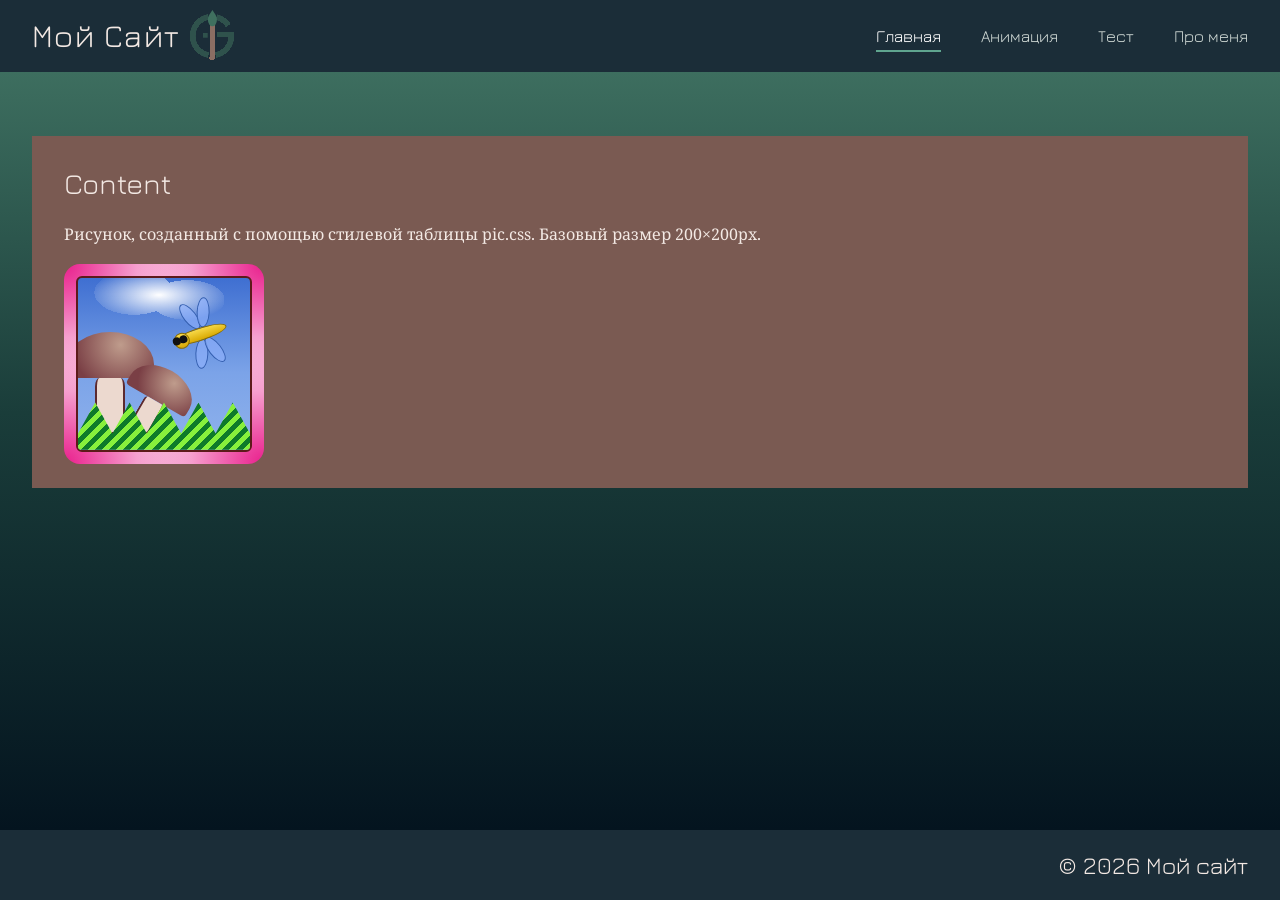
<file: index.html>
<!DOCTYPE html>
<html lang="ru">
<head>
<meta charset="UTF-8">
<meta name="viewport" content="width=device-width, initial-scale=1.0">
<title>Мой сайт</title>
<link rel="preconnect" href="https://fonts.googleapis.com">
<link rel="stylesheet" href="https://fonts.googleapis.com/css2?family=Jura:wght@400;600&family=Noto+Serif&display=swap">
<link rel="stylesheet" href="style.css">
<link rel="stylesheet" href="css/pic.css">
</head>
<body>

<header class="site-header">
  <a class="brand" href="index.html">Мой Сайт<span class="logo" aria-hidden="true"></span></a>
  <nav aria-label="Основное меню">
    <ul>
      <li><a href="index.html" class="active">Главная</a></li>
      <li><a href="anim.html">Анимация</a></li>
      <li><a href="quiz.html">Тест</a></li>
      <li><a href="about.html">Про меня</a></li>
    </ul>
  </nav>
</header>

<main>
  <div class="content">
    <h1>Content</h1>
    <p>Рисунок, созданный с помощью стилевой таблицы pic.css. Базовый размер 200×200px.</p>

    <div class="pic-frame">
      <div class="pic-canvas">
        <div class="cloud"></div>
		    <div class="ground"></div>
        <div class="hills"></div>

        <div class="mushroom big">
          <div class="cap"></div>
          <div class="stem"></div>
        </div>

        <div class="mushroom small">
          <div class="cap"></div>
          <div class="stem"></div>
        </div>

        <div class="dragonfly">
          <div class="wing w1"></div>
          <div class="wing w2"></div>
          <div class="wing w3"></div>
          <div class="wing w4"></div>

		  <div class="body"></div>
<div class="head"></div>
          <div class="eye e1"></div>
          <div class="eye e2"></div>
        </div>
      </div>
    </div>



  </div>


</main>

<footer>
  &copy; 2026 Мой сайт
</footer>

</body>
</html>
</file>
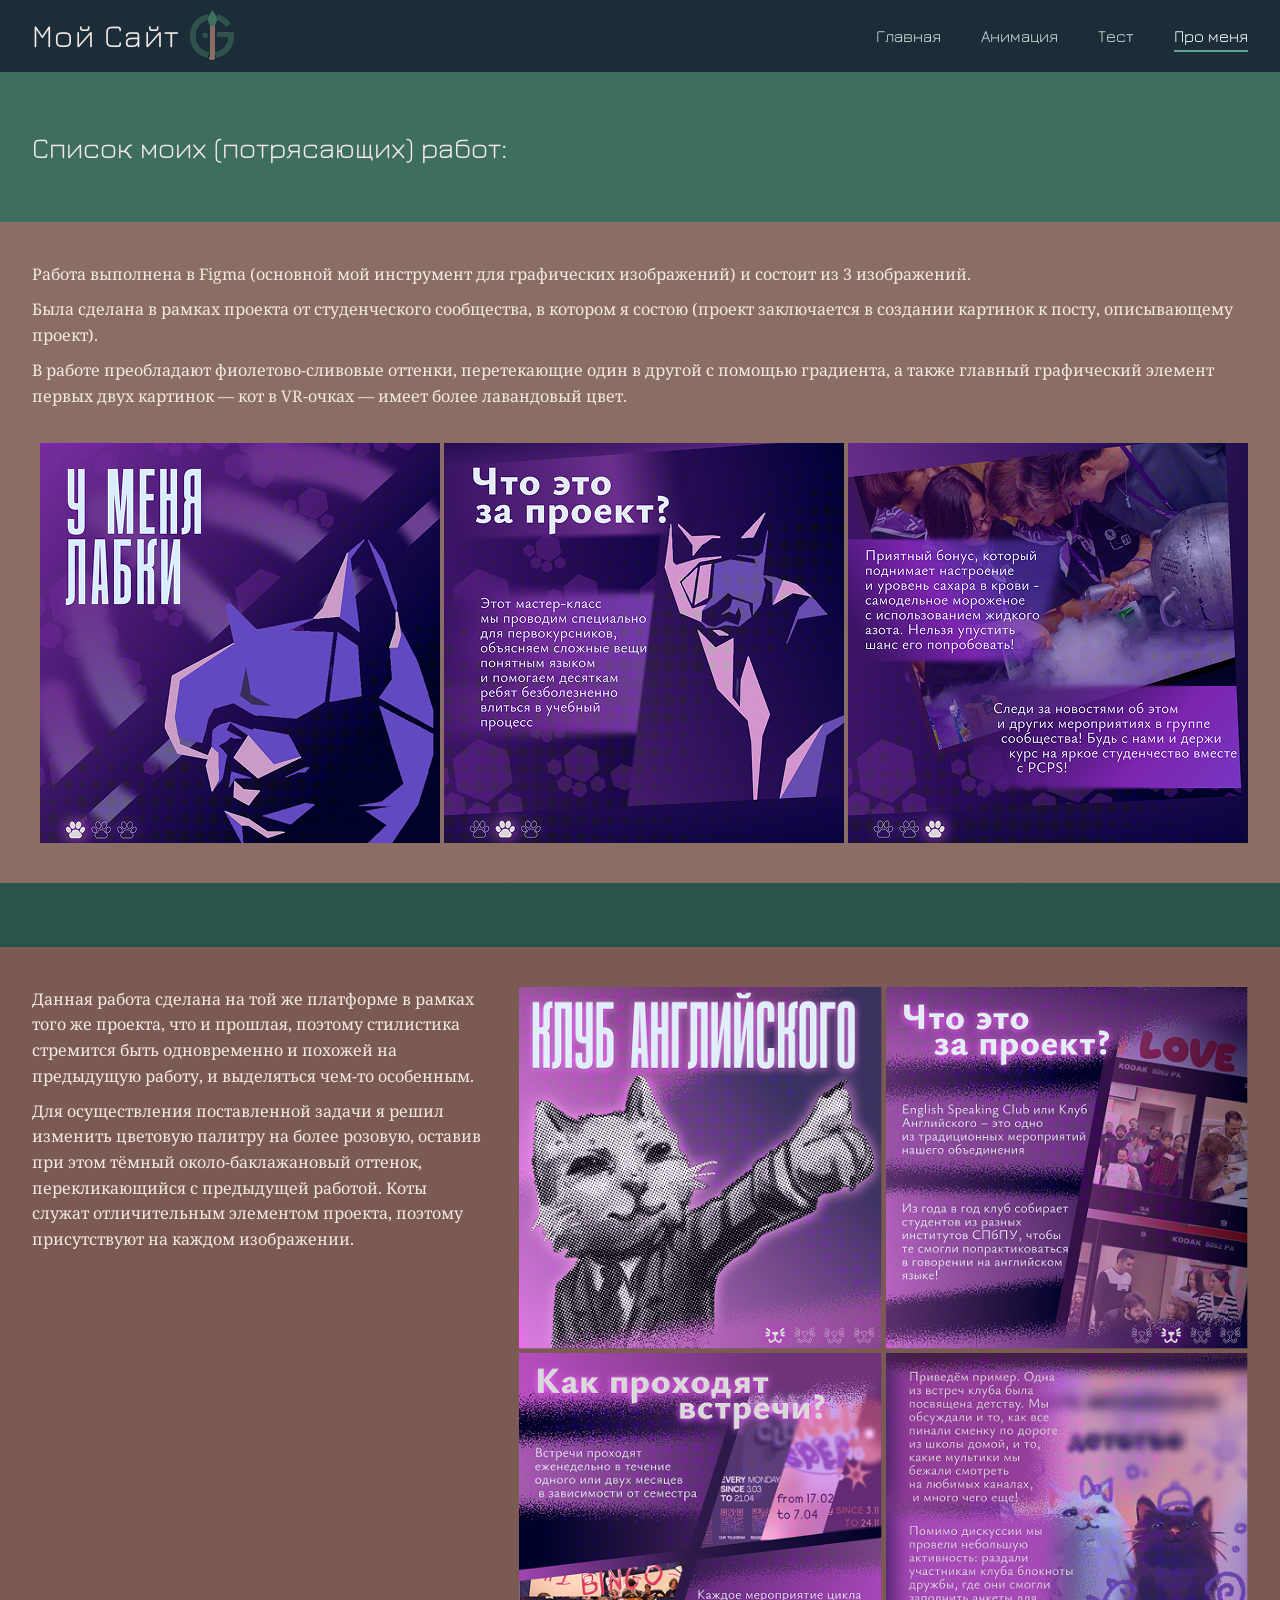
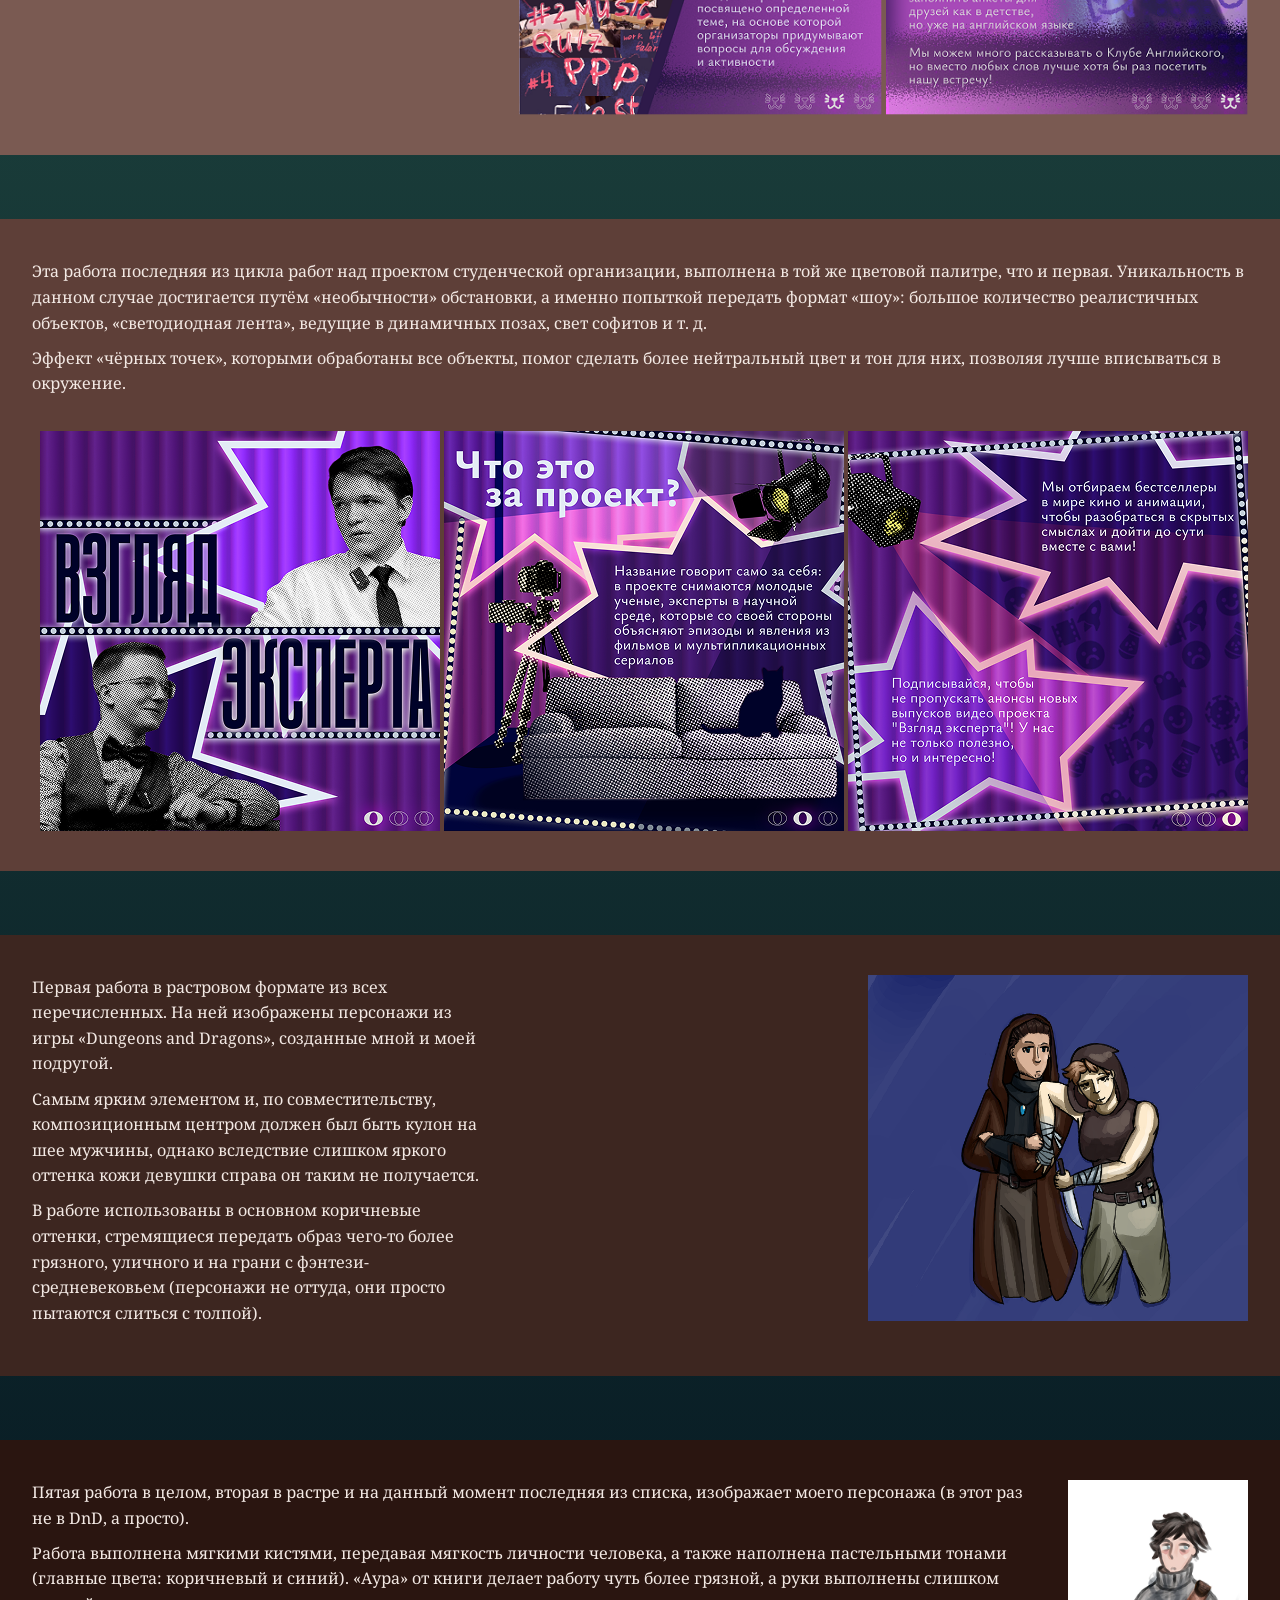
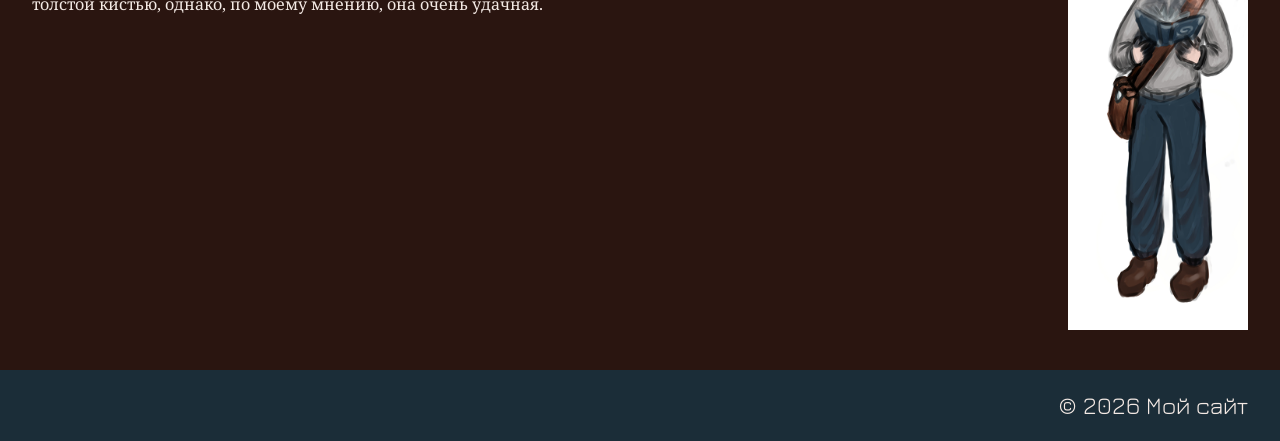
<file: about.html>
<!DOCTYPE html>
<html lang="ru">
<head>
<meta charset="UTF-8">
<meta name="viewport" content="width=device-width, initial-scale=1.0">
<title>Про меня — Мой сайт</title>
<link rel="preconnect" href="https://fonts.googleapis.com">
<link rel="stylesheet" href="https://fonts.googleapis.com/css2?family=Jura:wght@400;600&family=Noto+Serif&display=swap">
<link rel="stylesheet" href="style.css">
</head>
<body>

<header class="site-header">
  <a class="brand" href="index.html">Мой Сайт<span class="logo" aria-hidden="true"></span></a>
  <nav aria-label="Основное меню">
    <ul>
      <li><a href="index.html">Главная</a></li>
      <li><a href="anim.html">Анимация</a></li>
      <li><a href="quiz.html">Тест</a></li>
      <li><a href="about.html" class="active">Про меня</a></li>
    </ul>
  </nav>
</header>

<main>
  <section class="hero">
    <h1>Список моих (потрясающих) работ:</h1>
  </section>

  <article class="work work--top">
    <h2 class="visually-hidden">Работа 1</h2>
    <div class="work__text">
      <p>Работа выполнена в Figma (основной мой инструмент для графических изображений) и состоит из 3 изображений.</p>
      <p>Была сделана в рамках проекта от студенческого сообщества, в котором я состою (проект заключается в создании картинок к посту, описывающему проект).</p>
      <p>В работе преобладают фиолетово-сливовые оттенки, перетекающие один в другой с помощью градиента, а также главный графический элемент первых двух картинок — кот в VR-очках — имеет более лавандовый цвет.</p>
    </div>
    <div class="work__media">
      <img src="img/work1-1.png" alt="Кот в VR-очках, надпись «У меня лабки»" width="400" height="400">
      <img src="img/work1-2.png" alt="Слайд «Что это за проект?» с котом" width="400" height="400">
      <img src="img/work1-3.png" alt="Слайд с фото мастер-класса и жидким азотом" width="400" height="400">
    </div>
  </article>

  <article class="work work--side work--grid">
    <h2 class="visually-hidden">Работа 2</h2>
    <div class="work__text">
      <p>Данная работа сделана на той же платформе в рамках того же проекта, что и прошлая, поэтому стилистика стремится быть одновременно и похожей на предыдущую работу, и выделяться чем-то особенным.</p>
      <p>Для осуществления поставленной задачи я решил изменить цветовую палитру на более розовую, оставив при этом тёмный около-баклажановый оттенок, перекликающийся с предыдущей работой. Коты служат отличительным элементом проекта, поэтому присутствуют на каждом изображении.</p>
    </div>
    <div class="work__media">
      <img src="img/work2-1.png" alt="Кот и надпись «Клуб английского»" width="400" height="400">
      <img src="img/work2-2.png" alt="Слайд «Что это за проект?» про English Speaking Club" width="400" height="400">
      <img src="img/work2-3.png" alt="Слайд «Как проходят встречи?»" width="400" height="400">
      <img src="img/work2-4.png" alt="Слайд про тематические встречи клуба с котами" width="400" height="400">
    </div>
  </article>

  <article class="work work--top">
    <h2 class="visually-hidden">Работа 3</h2>
    <div class="work__text">
      <p>Эта работа последняя из цикла работ над проектом студенческой организации, выполнена в той же цветовой палитре, что и первая. Уникальность в данном случае достигается путём «необычности» обстановки, а именно попыткой передать формат «шоу»: большое количество реалистичных объектов, «светодиодная лента», ведущие в динамичных позах, свет софитов и т. д.</p>
      <p>Эффект «чёрных точек», которыми обработаны все объекты, помог сделать более нейтральный цвет и тон для них, позволяя лучше вписываться в окружение.</p>
    </div>
    <div class="work__media">
      <img src="img/work3-1.png" alt="Слайд «Взгляд эксперта» с тремя ведущими" width="400" height="400">
      <img src="img/work3-2.png" alt="Слайд «Что это за проект?» с диваном и софитами" width="400" height="400">
      <img src="img/work3-3.png" alt="Слайд с призывом подписаться на проект" width="400" height="400">
    </div>
  </article>

  <article class="work work--side work--single">
    <h2 class="visually-hidden">Работа 4</h2>
    <div class="work__text">
      <p>Первая работа в растровом формате из всех перечисленных. На ней изображены персонажи из игры «Dungeons and Dragons», созданные мной и моей подругой.</p>
      <p>Самым ярким элементом и, по совместительству, композиционным центром должен был быть кулон на шее мужчины, однако вследствие слишком яркого оттенка кожи девушки справа он таким не получается.</p>
      <p>В работе использованы в основном коричневые оттенки, стремящиеся передать образ чего-то более грязного, уличного и на грани с фэнтези-средневековьем (персонажи не оттуда, они просто пытаются слиться с толпой).</p>
    </div>
    <figure class="work__media" style="margin:0">
      <img src="img/work4.png" alt="Двое персонажей D&D на синем фоне" width="400" height="367">
    </figure>
  </article>

  <article class="work work--side work--single work--small">
    <h2 class="visually-hidden">Работа 5</h2>
    <div class="work__text">
      <p>Пятая работа в целом, вторая в растре и на данный момент последняя из списка, изображает моего персонажа (в этот раз не в DnD, а просто).</p>
      <p>Работа выполнена мягкими кистями, передавая мягкость личности человека, а также наполнена пастельными тонами (главные цвета: коричневый и синий). «Аура» от книги делает работу чуть более грязной, а руки выполнены слишком толстой кистью, однако, по моему мнению, она очень удачная.</p>
    </div>
    <figure class="work__media" style="margin:0">
      <img src="img/work5.png" alt="Персонаж с книгой в серой водолазке" width="180" height="270">
    </figure>
  </article>
</main>

<footer>
  &copy; 2026 Мой сайт
</footer>

</body>
</html>
</file>
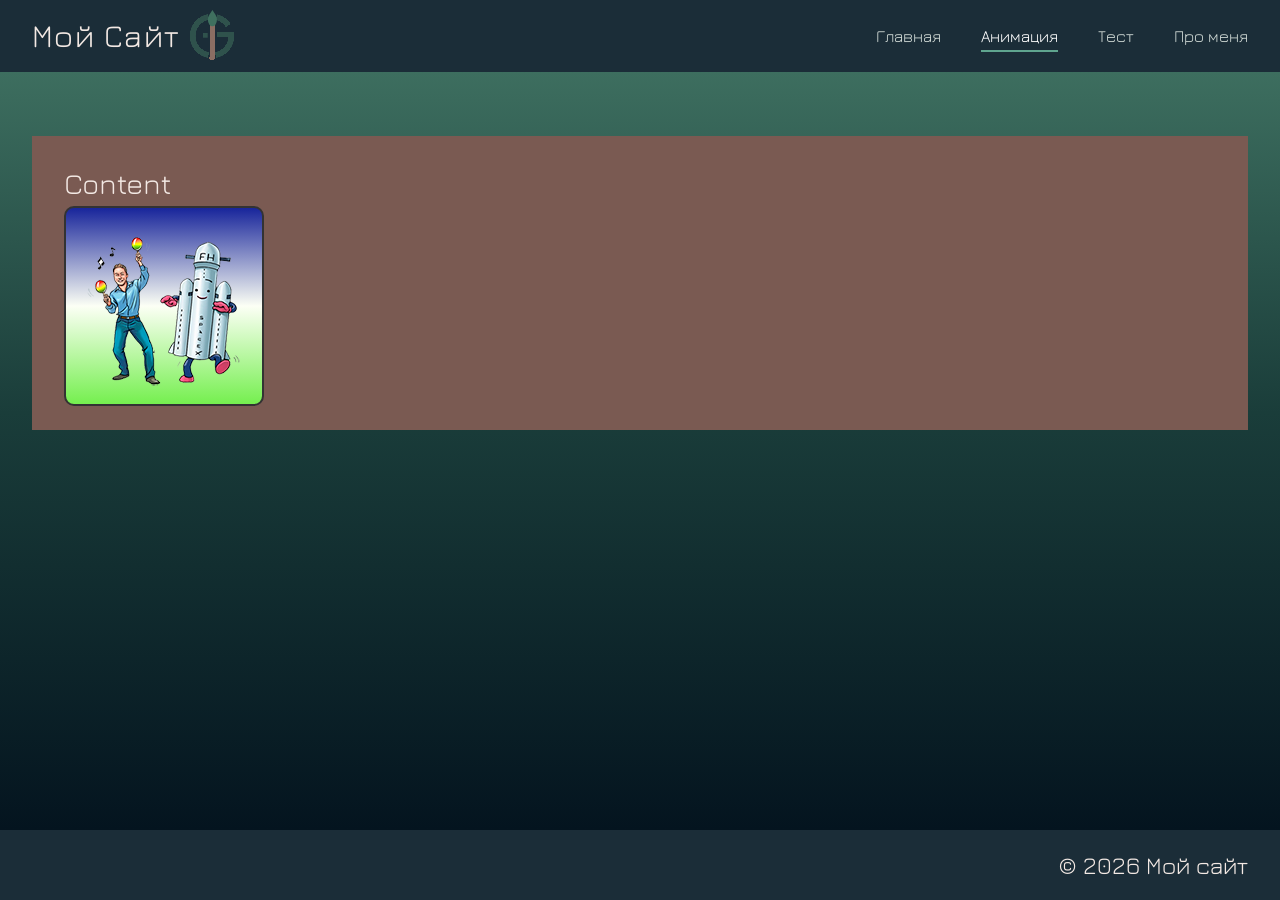
<file: anim.html>
<!DOCTYPE html>
<html lang="ru">
<head>
<meta charset="UTF-8">
<meta name="viewport" content="width=device-width, initial-scale=1.0">
<title>Анимация — Мой сайт</title>
<link rel="preconnect" href="https://fonts.googleapis.com">
<link rel="stylesheet" href="https://fonts.googleapis.com/css2?family=Jura:wght@400;600&family=Noto+Serif&display=swap">
<link rel="stylesheet" href="style.css">
 <style>
      .animation-container {

        width: 200px;
        height: 200px;
        display: flex;
        justify-content: center;
        align-items: center;
        position: relative;
        overflow: hidden;
        cursor: pointer;
        background: linear-gradient(180deg, #18259b 0%, #fcfff5 50%, #75ef4f 100%);
        border: 2px solid #333;
        border-radius: 10px;
        transform:scale(1)
      }


      .animation-container img {
        position: absolute;
        max-width: 90%;
        max-height: 90%;
        transition: opacity 0.3s ease;
      }

      .img-musk, .img-rocket, .img-musk-WO-finger, .img-finger {
        opacity: 0;
        pointer-events: none;
      }

    .img-initial{

        margin-right: 40%;
        margin-bottom: -20px;
        animation: startshake 1s ease-in-out infinite;
    }
    .img-initialrock{
        margin-left:40%;
        margin-bottom: -20px;
        animation: startjump 1s ease-in-out infinite;
    }

    .img-finger{
       margin-right: 132px;
       margin-top: 35px;
   }

      .animation-container:hover .img-initial { opacity: 0; }
        .animation-container:hover .img-initialrock { opacity: 0; }



.img-rocket{
        width: 60px; height: 70px;
        margin-bottom: 50px;
        margin-right: 80px;
}
.img-musk{
     transform: scale(0.7);
}
.animation-container:hover .img-rocket,
      .animation-container:hover .img-musk
 {
        opacity: 1;
        pointer-events: auto;
      }

     .img-rocket:hover {

        animation: spiral 2s linear infinite;
      }

      .animation-container:active .img-musk,
      .animation-container:active .img-rocket {
        opacity: 0;
      }


      .animation-container:active .img-musk-WO-finger ,
      .animation-container:active .img-finger{

        opacity: 1;
        pointer-events: auto;
        transform-origin:  70% 80%;
      }

      .animation-container:active .img-finger{

          animation: startshake 1s linear infinite;
      }

      .animation-container:active {
        animation: shake-flex 0.5s ease-in-out infinite;
      }

      .anim-text {
        position: absolute;
        bottom: 6px;
        left: 50%;
        transform: translateX(-50%);
        font-size: 20px;
        font-weight: bold;
        color: #2c2c2c;
        padding: 2px 8px;
        border-radius: 6px;
        white-space: nowrap;
        opacity: 0;
        transition: opacity 0.25s ease;
        pointer-events: none;
        z-index: 10;
      }

      .animation-container:hover .text-hover
      { opacity: 1; }
      .animation-container:active .text-hover
      { opacity: 0; }
      .animation-container:active .text-active {
          transform: translateX(-180px) translateY(-80px) rotate(-90deg);
          opacity: 1; }

      @keyframes spiral {
        0%   { transform: rotate(0deg) translateX(0px) rotate(0deg); }
        25%  { transform: rotate(180deg) translateX(80px) rotate(-180deg); }
        50%  { transform: rotate(360deg) translateX(80px) rotate(-360deg); }
        75%  { transform: rotate(540deg) translateX(80px) rotate(-540deg); }
        100% { transform: rotate(720deg) translateX(0px) rotate(-720deg); }
      }

      @keyframes shake-flex {
        0%, 100% { transform: translateX(0); }
        25% { transform: translateX(-6px); }
        75% { transform: translateX(6px); }
}
      @keyframes startshake {
      0% {transform: rotate(-15deg);}
      50% {transform: rotate(15deg);}
      100% {transform: rotate(-15deg);}
      }

      @keyframes startjump {
        0%,100% { transform:translateY(0); }
        50%     { transform:translateY(-9px);}
      }

    </style>
    </head>
    <body>








<header class="site-header">
  <a class="brand" href="index.html">Мой Сайт<span class="logo" aria-hidden="true"></span></a>
  <nav aria-label="Основное меню">
    <ul>
      <li><a href="index.html">Главная</a></li>
      <li><a href="anim.html" class="active">Анимация</a></li>
      <li><a href="quiz.html">Тест</a></li>
      <li><a href="about.html">Про меня</a></li>
    </ul>
  </nav>
</header>

<main>
  <div class="content">
    <h1>Content</h1>
    <div class="animation-container">
      <img src="pic/var4/mask2.png" alt="Начало ракета" class="img-initialrock">
      <img src="pic/var4/mask3.png" alt="Начало маск" class="img-initial">
      <img src="pic/var4/mask4.png" alt="Ракета" class="img-rocket">
      <img src="pic/var4/mask5.png" alt="Маск" class="img-musk">

      <img src="pic/var4/finger3.png" alt="Маск без руки" class="img-musk-WO-finger">
      <img src="pic/var4/finger2.png" alt="Рука без маска" class="img-finger">
      <div class="anim-text text-hover">Как тебе такое?</div>
      <div class="anim-text text-active">Меня не удивишь</div>
    </div>

  </div>
</main>

<footer>
  &copy; 2026 Мой сайт
</footer>

</body>
</html>
</file>
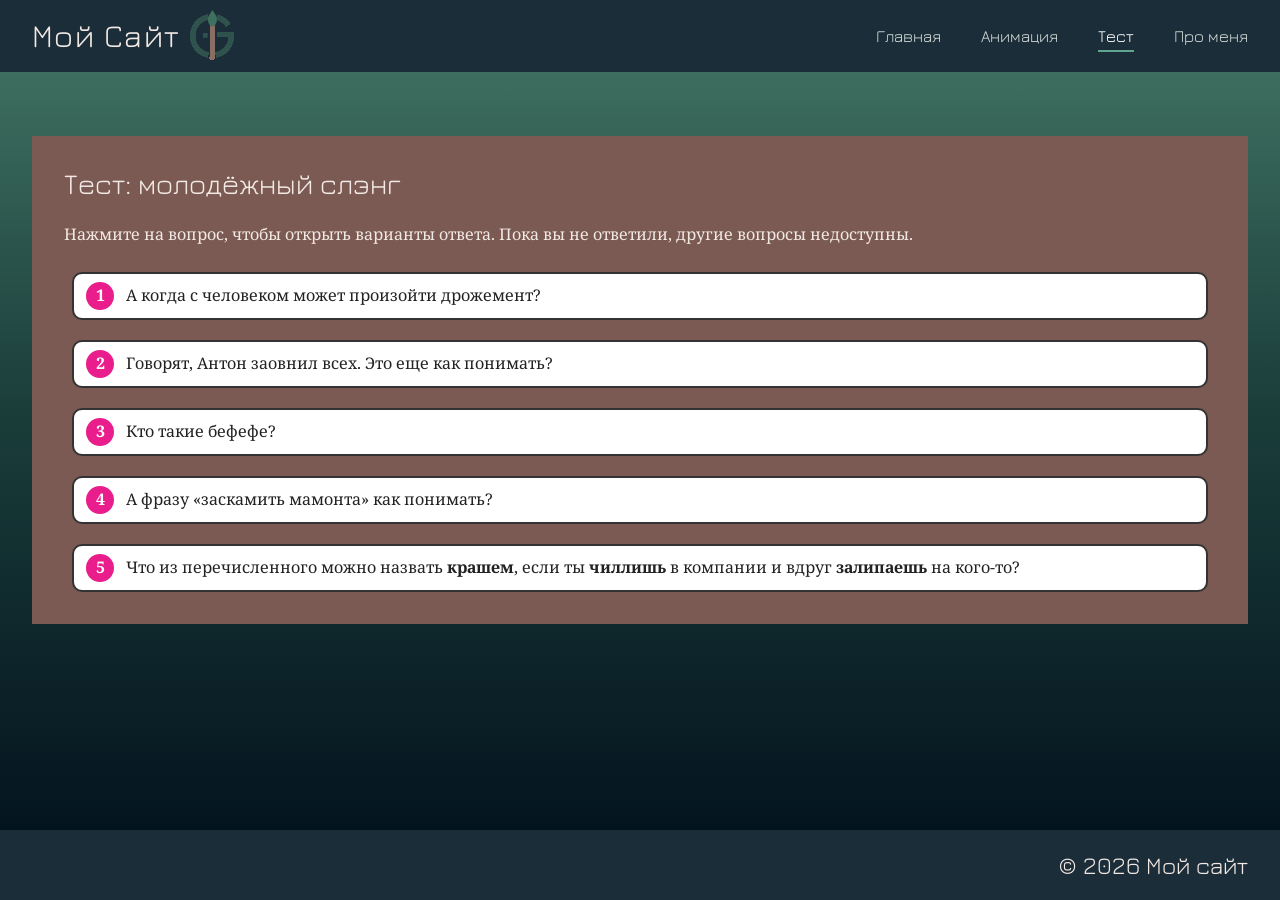
<file: quiz.html>
<!DOCTYPE html>
<html lang="ru">
<head>
<meta charset="UTF-8">
<meta name="viewport" content="width=device-width, initial-scale=1.0">
<title>Тест — Мой сайт</title>
<link rel="preconnect" href="https://fonts.googleapis.com">
<link rel="stylesheet" href="https://fonts.googleapis.com/css2?family=Jura:wght@400;600&family=Noto+Serif&display=swap">
<link rel="stylesheet" href="style.css">
<link rel="stylesheet" href="css/quiz.css">
</head>
<body>

<header class="site-header">
  <a class="brand" href="index.html">Мой Сайт<span class="logo" aria-hidden="true"></span></a>
  <nav aria-label="Основное меню">
    <ul>
      <li><a href="index.html">Главная</a></li>
      <li><a href="anim.html">Анимация</a></li>
      <li><a href="quiz.html" class="active">Тест</a></li>
      <li><a href="about.html">Про меня</a></li>
    </ul>
  </nav>
</header>

<main>
  <div class="content">
    <h1>Тест: молодёжный слэнг</h1>
    <p>Нажмите на вопрос, чтобы открыть варианты ответа. Пока вы не ответили, другие вопросы недоступны.</p>

    <div class="quiz">

      <section id="status" class="status" hidden>
        <h3>Вопросы закончились</h3>
        <p id="score"></p>
        <p>Нажмите на любой вопрос, чтобы увидеть правильный ответ.</p>
        <button id="restart" class="btn" type="button">Пройти заново</button>
      </section>

      <div id="quiz-area" class="quiz-area"></div>
    </div>
  </div>
</main>

<footer>
  &copy; 2026 Мой сайт
</footer>

<script>
const QUESTIONS = [
  {
    q: 'А когда с человеком может произойти дрожемент?',
    answers: [
      { t: 'Когда он влюбляется' },
      { t: 'Когда он идет шопиться' },
      { t: 'Когда он слышит смешную шутку' },
      { t: 'Когда он боится, пугается', ok: true,
        e: 'Лексема «дрожемент» имплицирует состояние крайнего напряжения и страха: «У меня всегда дрожемент в ногах, когда копы подходят».' }
    ]
  },
  {
    q: 'Говорят, Антон заовнил всех. Это еще как понимать?',
    answers: [
      { t: 'Как так, заовнил? Ну и хамло. Кто с ним теперь дружить-то будет?' },
      { t: 'Антон очень надоедливый и въедливый человек, всех задолбал' },
      { t: 'Молодец, Антон, всех победил!', ok: true,
        e: 'Термин «заовнить» заимствован из английского языка, он происходит от слова own и переводится как «победить», «завладеть», «получить».' },
      { t: 'Нет ничего плохого в том, что Антон тщательно выбирает себе друзей' }
    ]
  },
  {
    q: 'А фразу «заскамить мамонта» как понимать?',
    answers: [
      { t: 'Разозлить кого-то из родителей' },
      { t: 'Увлекаться археологией' },
      { t: 'Развести недотепу на деньги', ok: true,
        e: 'Заскамить мамонта — значит обмануть или развести на деньги. Почему мамонта? Потому что мошенники часто выбирают в жертвы пожилых людей (древних, как мамонты), которых легко обвести вокруг пальца.' },
      { t: 'Оскорбить пожилого человека' }
    ]
  },
  {
    q: 'Кто такие бефефе?',
    answers: [
      { t: 'Вши?' },
      { t: 'Милые котики, такие милые, что бефефе' },
      { t: 'Лучшие друзья', ok: true,
        e: 'Бефефе — это лучшие друзья. Этакая аббревиатура от английского выражения best friends forever.' },
      { t: 'Люди, которые не держат слово' }
    ]
  },
  {
    q: 'Что из перечисленного можно назвать <b>крашем</b>, если ты <b>чиллишь</b> в компании и вдруг <b>залипаешь</b> на кого-то?',
    answers: [
      { t: 'Человек, который тебе очень нравится и вызывает симпатию.', ok: true,
        e: '«Краш» — это объект симпатии; «чиллить» — расслабляться, отдыхать; «залипать» — засматриваться или задумываться.' },
      { t: 'Тот, на кого приятно смотреть и хочется общаться.', ok: true,
        e: '«Краш» — это объект симпатии; «чиллить» — расслабляться, отдыхать; «залипать» — засматриваться или задумываться.' },
      { t: 'Твоя сильно накрашенная подруга, которая переоценила свой макияж.' },
      { t: 'Трэш в более мягкой интерпретации.' }
    ]
  }
];

const DELAY_WRONG = 2000;
const DELAY_OK    = 3000;
const STEP        = 200;
const SLIDE       = 900;
const area      = document.getElementById('quiz-area');
const statusBox = document.getElementById('status');
const scoreEl   = document.getElementById('score');

let items, active, answered, score, finished;

function shuffle(arr) {
  const a = [...arr];
  for (let i = a.length - 1; i > 0; i--) {
    const j = Math.floor(Math.random() * (i + 1));
    [a[i], a[j]] = [a[j], a[i]];
  }
  return a;
}

function start() {
  area.innerHTML = '';
  statusBox.hidden = true;
  active = null; answered = 0; score = 0; finished = false;

  items = shuffle(QUESTIONS).map((q, i) => {
    const wrap = document.createElement('div');
    wrap.className = 'q-item';
    const el = document.createElement('div');
    el.className = 'block question';
    el.innerHTML = `<span class="q-num">${i + 1}</span><span class="q-text">${q.q}</span>`;
    wrap.append(el);
    area.append(wrap);

    const item = { q, wrap, el, done: false, review: null };
    el.addEventListener('click', () => onQuestion(item));
    return item;
  });
  refresh();
}

function refresh() {
  items.forEach(it => {
    const available = finished || (!active && !it.done);
    it.el.classList.toggle('off', !available);
  });
}

function onQuestion(item) {
  if (item.el.classList.contains('off')) return;
  finished ? toggleReview(item) : openQuestion(item);
}

function openQuestion(item) {
  active = item;
  item.el.classList.add('is-open');
  refresh();

  const row = document.createElement('div');
  row.className = 'answers';
  shuffle(item.q.answers).forEach(a => {
    const b = document.createElement('div');
    b.className = 'block answer';
    b.textContent = a.t;
    b.addEventListener('click', () => pick(item, row, b, a));
    row.append(b);
  });
  item.wrap.append(row);
}

function pick(item, row, block, ans) {
  if (row.classList.contains('locked')) return;
  row.classList.add('locked');
  block.classList.add('picked', ans.ok ? 'is-correct' : 'is-wrong');

  if (ans.ok) {
    score++;
    const exp = document.createElement('div');
    exp.className = 'explain';
    exp.textContent = ans.e;
    block.append(exp);
  }
  setTimeout(() => leave(item, row, block, !!ans.ok), ans.ok ? DELAY_OK : DELAY_WRONG);
}

function leave(item, row, picked, ok) {
  const marker = document.createElement('span');
  marker.className = 'marker ' + (ok ? 'ok' : 'bad');
  marker.textContent = ok ? '✔' : 'X';
  item.el.append(marker);

  const movers = [...row.children].filter(b => !(ok && b === picked)).reverse();
  movers.forEach((b, i) => {
    b.style.setProperty('--d', i * STEP + 'ms');
    b.classList.add('out');
  });
  const slideEnd = Math.max(movers.length - 1, 0) * STEP + SLIDE;
  let total = slideEnd;
  if (ok) {
    picked.style.setProperty('--d', slideEnd + 'ms');
    picked.classList.add('vanish');
    total += 500;
  }

  setTimeout(() => {
    row.style.height = row.offsetHeight + 'px';
    row.offsetHeight;
    row.classList.add('collapse');
    setTimeout(() => {
      row.remove();
      item.el.classList.remove('is-open');
      item.done = true;
      active = null;
      answered++;
      refresh();
      if (answered === items.length) finish();
    }, 450);
  }, total + 100);
}

function finish() {
  finished = true;
  scoreEl.textContent = `Правильных ответов: ${score} из ${items.length}`;
  statusBox.hidden = false;
  statusBox.scrollIntoView({ behavior: 'smooth', block: 'nearest' });
  refresh();
}

function toggleReview(item) {
  const hadReview = item.review;
  items.forEach(it => { if (it.review) { it.review.remove(); it.review = null; } });
  if (hadReview) return;

  const right = item.q.answers.filter(a => a.ok);
  const box = document.createElement('div');
  box.className = 'review';
  box.innerHTML = `<p><b>${right.length > 1 ? 'Правильные ответы' : 'Правильный ответ'}</b></p>`
    + right.map(a => `<p class="r-ans">✔ ${a.t}</p>`).join('')
    + [...new Set(right.map(a => a.e))].map(e => `<p>${e}</p>`).join('');
  item.wrap.append(box);
  item.review = box;
}

document.getElementById('restart').addEventListener('click', start);
start();
</script>
</body>
</html>
</file>
<file: style.css>
:root {
  --navy: #1b2d38;
  --navy-dark: #04141f;
  --green: #3d6e5f;
  --text: #f3e9e4;
  --gap: 64px;              
  --pad: 32px;             
  --tile: 400px;            
  --font-head: "Jura", "Segoe UI", Arial, sans-serif;
  --font-text: "Batang", "BatangChe", "바탕", "Noto Serif", Georgia, serif;
}

*, *::before, *::after { box-sizing: border-box; }
html { scroll-behavior: smooth; }
body {
  margin: 0;
  min-height: 100vh;
  display: flex;
  flex-direction: column;
  font-family: var(--font-text);
  color: var(--text);
  line-height: 1.6;
  background: var(--navy-dark);
}
img { display: block; max-width: 100%; height: auto; }
h1, h2, h3, .brand, nav a, footer { font-family: var(--font-head); }

.site-header {
  display: flex;
  align-items: center;
  justify-content: space-between;
  gap: 16px 32px;
  padding: 8px var(--pad);
  background: var(--navy);
}
.brand {
  display: inline-flex;
  align-items: center;
  gap: 4px;
  font-size: 2rem;
  letter-spacing: .04em;
  color: var(--text);
  text-decoration: none;
}

.logo {
  --s: 56px;
  --u: calc(var(--s) / 380);
  --c-ring: #2f524c;
  --c-leaf: #3f705f;
  --c-stem: #8b6e63;
  position: relative;
  flex: none;
  width: var(--s);
  height: var(--s);
  background:
    radial-gradient(circle at calc(var(--u) * 190) calc(var(--u) * 337),
      var(--c-stem) calc(var(--u) * 18), transparent calc(var(--u) * 18.5)),
    linear-gradient(var(--c-stem), var(--c-stem))
      calc(var(--u) * 172) calc(var(--u) * 110) / calc(var(--u) * 36) calc(var(--u) * 227) no-repeat;
}
.logo::before {
  content: "";
  position: absolute;
  inset: 0;
  background: var(--c-ring);
  -webkit-mask-image:
    linear-gradient(#000, #000),
    linear-gradient(#000, #000),
    conic-gradient(#0000 0 13.4deg, #000 0 57deg, #0000 0 92deg, #000 0 169.4deg, #0000 0 190.6deg, #000 0 349.4deg, #0000 0),
    radial-gradient(circle closest-side, #0000 58.5%, #000 59%, #000 79%, #0000 79.5%);
  mask-image:
    linear-gradient(#000, #000),
    linear-gradient(#000, #000),
    conic-gradient(#0000 0 13.4deg, #000 0 57deg, #0000 0 92deg, #000 0 169.4deg, #0000 0 190.6deg, #000 0 349.4deg, #0000 0),
    radial-gradient(circle closest-side, #0000 58.5%, #000 59%, #000 79%, #0000 79.5%);
  -webkit-mask-position:
    calc(var(--u) * 124) calc(var(--u) * 167),
    calc(var(--u) * 222) calc(var(--u) * 165), 0 0, 0 0;
  mask-position:
    calc(var(--u) * 124) calc(var(--u) * 167),
    calc(var(--u) * 222) calc(var(--u) * 165), 0 0, 0 0;
  -webkit-mask-size:
    calc(var(--u) * 32) calc(var(--u) * 32),
    calc(var(--u) * 117) calc(var(--u) * 35), 100% 100%, 100% 100%;
  mask-size:
    calc(var(--u) * 32) calc(var(--u) * 32),
    calc(var(--u) * 117) calc(var(--u) * 35), 100% 100%, 100% 100%;
  -webkit-mask-repeat: no-repeat;
  mask-repeat: no-repeat;
  -webkit-mask-composite: source-over, source-over, source-in, source-over;
  mask-composite: add, add, intersect, add;
}
.logo::after {
  content: "";
  position: absolute;
  left: calc(var(--u) * 160);
  top: calc(var(--u) * 45);
  width: calc(var(--u) * 60);
  height: calc(var(--u) * 60);
  background: var(--c-leaf);
  border-radius: 0 50% 50% 50%;
  transform: scaleY(1.49) rotate(45deg);
}

.site-header nav ul {
  display: flex;
  gap: 40px;
  margin: 0; padding: 0;
  list-style: none;
}
.site-header nav a {
  color: #cfd8d4;
  text-decoration: none;
  font-size: 1.05rem;
  padding: 4px 0;
  border-bottom: 2px solid transparent;
  transition: color .2s, border-color .2s;
}
.site-header nav a:hover,
.site-header nav a.active { color: #fff; border-color: #5fa58f; }

main {
  flex: 1;
  background: linear-gradient(180deg, var(--green) 0, #1a3d3a 45%, var(--navy-dark) 100%);
}
.hero {
  display: flex;
  align-items: center;
  min-height: 150px;
  padding: 24px var(--pad);
  background: var(--green);
}
.hero h1, .content > h1 { margin: 0; font-size: 1.8rem; font-weight: 400; }

.content {
  margin: var(--gap) var(--pad);
  padding: 24px var(--pad);
  background: #7a5a52;
}
.quiz .block, .quiz .btn { color: #222; }

.work {
  padding: 40px var(--pad);
  background: var(--bg);
}
.work + .work { margin-top: var(--gap); }
.work:first-of-type { margin-top: 0; }
.work:nth-of-type(1) { --bg: #8b6e63; }
.work:nth-of-type(2) { --bg: #7a5a52; }
.work:nth-of-type(3) { --bg: #5e3f38; }
.work:nth-of-type(4) { --bg: #3d2620; }
.work:nth-of-type(5) { --bg: #2a1510; }
.about-end { height: var(--gap); }

.work__text p { margin: 0 0 .6em; }
.visually-hidden {
  position: absolute; width: 1px; height: 1px;
  overflow: hidden; clip: rect(0 0 0 0); white-space: nowrap;
}

.work--top { display: flex; flex-direction: column; gap: 24px; }
.work--top .work__media {
  display: grid;
  grid-template-columns: repeat(3, minmax(0, var(--tile)));
  justify-content: end;
  gap: 4px;
  width: 100%;
}
.work__media img { width: 100%; }
.work--top .work__media img { aspect-ratio: 1 / 1; object-fit: cover; }

.work--side {
  display: grid;
  grid-template-columns: minmax(0, 1fr) minmax(0, 1.6fr);
  gap: 32px;
  align-items: start;
}
.work--grid .work__media {
  display: grid;
  grid-template-columns: repeat(2, minmax(0, var(--tile)));
  justify-content: end;
  gap: 4px;
}
.work--grid .work__media img { aspect-ratio: 1 / 1; object-fit: cover; }
.work--single .work__media { justify-self: end; width: 100%; max-width: var(--img-w, 100%); }
.work--single:not(.work--small) { --img-w: 380px; }   /* ширина картинки в блоке 4 */
.work--small { grid-template-columns: minmax(0, 1fr) 180px; }
.work--small .work__media { width: 180px; }

footer {
  padding: 16px var(--pad);
  background: var(--navy);
  text-align: right;
  font-size: 1.5rem;
}

@media (max-width: 800px) {
  :root { --gap: 40px; --pad: 20px; }
  .site-header { flex-direction: column; align-items: flex-start; padding-bottom: 16px; }
  .brand { font-size: 2.2rem; }
  .site-header nav ul { flex-direction: column; gap: 8px; }
  .site-header nav a { font-size: 1.5rem; }
  .hero { min-height: 90px; }
  .hero h1, .content > h1 { font-size: 1.35rem; }
  .work { padding: 28px var(--pad); }
  .work--side, .work--small { display: flex; flex-direction: column; gap: 20px; }
  .work--top .work__media { grid-template-columns: 1fr; justify-content: stretch; max-width: 360px; margin: 0 auto; gap: 8px; }
  .work--grid .work__media { grid-template-columns: 1fr; justify-content: stretch; max-width: 360px; margin: 0 auto; gap: 8px; }
  .work--single .work__media { max-width: 360px; margin: 0 auto; }
  .work--small .work__media { width: 160px; margin: 0 auto; }
  footer { text-align: center; font-size: 1.3rem; }
}
</file>
<file: css/pic.css>
.pic-frame {
   transform: scaleX(1);
  width: 200px;
  height: 200px;
  box-sizing: border-box;
  padding: 12px;
  border-radius: 16px;
  background:
    radial-gradient(circle at 0 0,   #e91e8c 0%, transparent 45%),
    radial-gradient(circle at 100% 0, #e91e8c 0%, transparent 45%),
    radial-gradient(circle at 0 100%, #e91e8c 0%, transparent 45%),
    radial-gradient(circle at 100% 100%, #e91e8c 0%, transparent 45%),
    #ffffff;
}

.pic-canvas {
  position: relative;
  width: 100%;
  height: 100%;
  overflow: hidden;
  border-radius: 6px;
  border: 2px solid #5c1a1a;
  background: linear-gradient(180deg, #3f6fd1 0%, #7ba3e8 55%, #8fb2ec 100%);
}


.cloud {
  position: absolute;
  top: -8px;
  left: 16px;
  width: 130px;
  height: 50px;
  background: radial-gradient(ellipse at center,#ffffff 0%, rgba(255,255,255,0.3) 55%,rgba(255,255,255,0) 80%);
  mask-image: 
    radial-gradient(ellipse at center, #000 70%, transparent 60%), 
    radial-gradient(ellipse at center, #000 70%, transparent 60%);

  mask-size: 80px 45px, 75px 40px;
  mask-position: 0px 0px, 56px 10px;
  mask-repeat: no-repeat;

   
  
}


.hills {
  position: absolute;
  left: 0;
  bottom: 0;
  width: 100%;
  height: 56px;
  z-index: 5;
  clip-path: polygon(
    0% 71%, 10% 16%, 20% 71%,
    30% 16%, 40% 71%,
    50% 16%, 60% 71%,
    70% 16%, 80% 71%,
    90% 16%, 100% 71%,
    100% 100%, 0% 100%
  );
  background: repeating-linear-gradient(315deg, #87f03c 0 5px, #0e7a2a 5px 10px);
}

.mushroom { position: absolute;}
.mushroom.big   { left: -12px;  bottom: 16px; }
.mushroom.small { left: 26px; bottom: 20px; z-index: 3; transform: rotate(30deg);
  transform-origin: bottom center;}

.mushroom .cap {
  border-radius: 50% 50% 4px 4px / 70% 70% 4px 4px;
  background: radial-gradient(circle at 62% 28%, #bf9c8c, #7a3f45 75%);
  border: 0px solid #5c2a2f;
 
}
.mushroom.big .cap   { width: 88px; height: 46px;  }
.mushroom.small .cap { width: 68px; height: 34px; }

.mushroom .stem {
 
  margin: 0px auto 0;
  background: #ecd9cf;
  border: 2px solid #5c2a2f;
  border-top: none;
  border-radius: 15%;
  clip-path: ellipse;
}
.mushroom.big .stem   { width: 30px; height: 56px; }
.mushroom.small .stem { width: 22px; height: 34px; }

.dragonfly {
  position: absolute;
  top: 58px;
  left: 96px;
  z-index: 6;
  transform: rotate(-18deg);
}
.dragonfly .head{
   position: absolute;
  top: -1px; left: -2px;
  width: 16px; height: 16px;
  border-radius: 50%;
  background: linear-gradient(#f7d94a, #d9a906);
  border: 1px solid #8a6d00;
  z-index: 3;
}

.dragonfly .body {
  position: absolute;
  top: 0; left: -3px;
  width: 56px; height: 13px;
  border-radius: 50%;
  background: linear-gradient(#f7d94a, #d9a900);
  border: 1px solid #8a6d00;
  z-index: 2;
}
.dragonfly .eye {
  position: absolute;
  width: 8px; height: 8px;
  border-radius: 50%;
  background: #111;
  top: 2px;
  z-index: 4;
}
.dragonfly .eye.e1 { left: -3px; }
.dragonfly .eye.e2 { left: 4px; }

.dragonfly .wing {
  position: absolute;
  width: 30px; height: 13px;
  border-radius: 50%;
  background: rgba(147,181,255,0.6);
  border: 1px solid #345fb0;
  z-index: 1;
}
.dragonfly .wing.w1 { top: -20px; left: 6px; transform: rotate(-110deg); }
.dragonfly .wing.w2 { top: -20px;  left: 20px; transform: rotate(-70deg); }
.dragonfly .wing.w3 { top: 19px;   left: 6px; transform: rotate(110deg); }
.dragonfly .wing.w4 { top: 19px;  left: 20px; transform: rotate(70deg); }
</file>
<file: css/quiz.css>
.quiz {
  --accent: #e91e8c;
  --line: #333;
  --ok: #2e9e4f;
  --bad: #d32f2f;
}

.quiz .status {
  border: 2px solid var(--line);
  border-radius: 10px;
  padding: 12px 16px;
  margin-bottom: 12px;
}
.quiz .status h3 { margin: 0 0 6px; }
.quiz .status p  { margin: 4px 0; }
.quiz .btn {
  margin-top: 8px;
  font: inherit;
  color: inherit;
  background: #fff;
  border: 2px solid var(--line);
  border-radius: 8px;
  padding: 6px 14px;
  cursor: pointer;
}
.quiz .btn:hover { background: var(--accent); color: #fff; }

/* ---------- Область динамических элементов ---------- */
.quiz .quiz-area { display: flex; flex-direction: column; gap: 4px; }
.quiz .q-item { overflow: hidden; padding: 8px; }  /* прячет «уехавшие» блоки */

/* Общий вид блоков: рамка --bw, padding подстраивается, размер не прыгает */
.quiz .block {
  --bw: 2px;
  border: var(--bw) solid var(--line);
  padding: calc(10px - var(--bw)) calc(14px - var(--bw));
  background: #fff;
  border-radius: 10px;
  cursor: pointer;
  user-select: none;
  transition: border-width .15s, padding .15s, transform .15s,
              flex-grow .5s, background .3s, border-color .3s;
}
.quiz .block:hover { --bw: 5px; }                          /* рамка увеличивается */
.quiz .block:active,
.quiz .block.picked { transform: scale(1.04); }            /* нажатие */


.quiz .question { display: flex; align-items: center; gap: 12px; }
.quiz .question.is-open { border-color: var(--accent); }
.quiz .question.off { cursor: default; }
.quiz .question.off:hover { --bw: 2px; }
.quiz .question.off:active { transform: none; }

.quiz .q-num,
.quiz .marker {
  flex: none;
  width: 28px; height: 28px;
  display: grid; place-items: center;
  border-radius: 50%;
  color: #fff;
  font-weight: bold;
}
.quiz .q-num  { background: var(--accent); }
.quiz .q-text { flex: 1; }
.quiz .marker { animation: quiz-pop .4s ease; }
.quiz .marker.ok  { background: var(--ok); }
.quiz .marker.bad { background: var(--bad); }

.quiz .answers { display: flex; gap: 10px; margin-top: 10px; }
.quiz .answer  { flex: 1 1 0; min-width: 0; }
.quiz .answers.locked .answer { pointer-events: none; }

.quiz .answer.is-correct { flex-grow: 2.3; border-color: var(--ok);  background: #eaf7ee; }
.quiz .answer.is-wrong   { border-color: var(--bad); background: #fdecec; }

.quiz .explain {
  margin-top: 8px;
  padding-top: 8px;
  border-top: 2px dashed var(--ok);
  font-size: .9em;
}

.quiz .answers .answer.out {
  transform: translateX(110vw);
  transition: transform .9s ease-in var(--d, 0s);
}
.quiz .answers .answer.vanish {
  opacity: 0;
  transform: scale(.85);
  transition: opacity .5s var(--d, 0s), transform .5s var(--d, 0s);
}
.quiz .answers.collapse {
  height: 0 !important;
  margin-top: 0;
  overflow: hidden;
  transition: height .4s, margin .4s;
}

.quiz .review {
  margin-top: 10px;
  border: 2px solid var(--ok);
  border-radius: 10px;
  padding: 10px 14px;
}
.quiz .review p { margin: 0 0 6px; }
.quiz .review p:last-child { margin-bottom: 0; }
.quiz .review .r-ans { font-weight: bold; color: var(--ok); }

@keyframes quiz-pop { from { transform: scale(0); } }

@media (max-width: 900px) {
  .quiz .answers { flex-wrap: wrap; }
  .quiz .answer  { flex: 1 1 calc(50% - 10px); }
}
</file>
